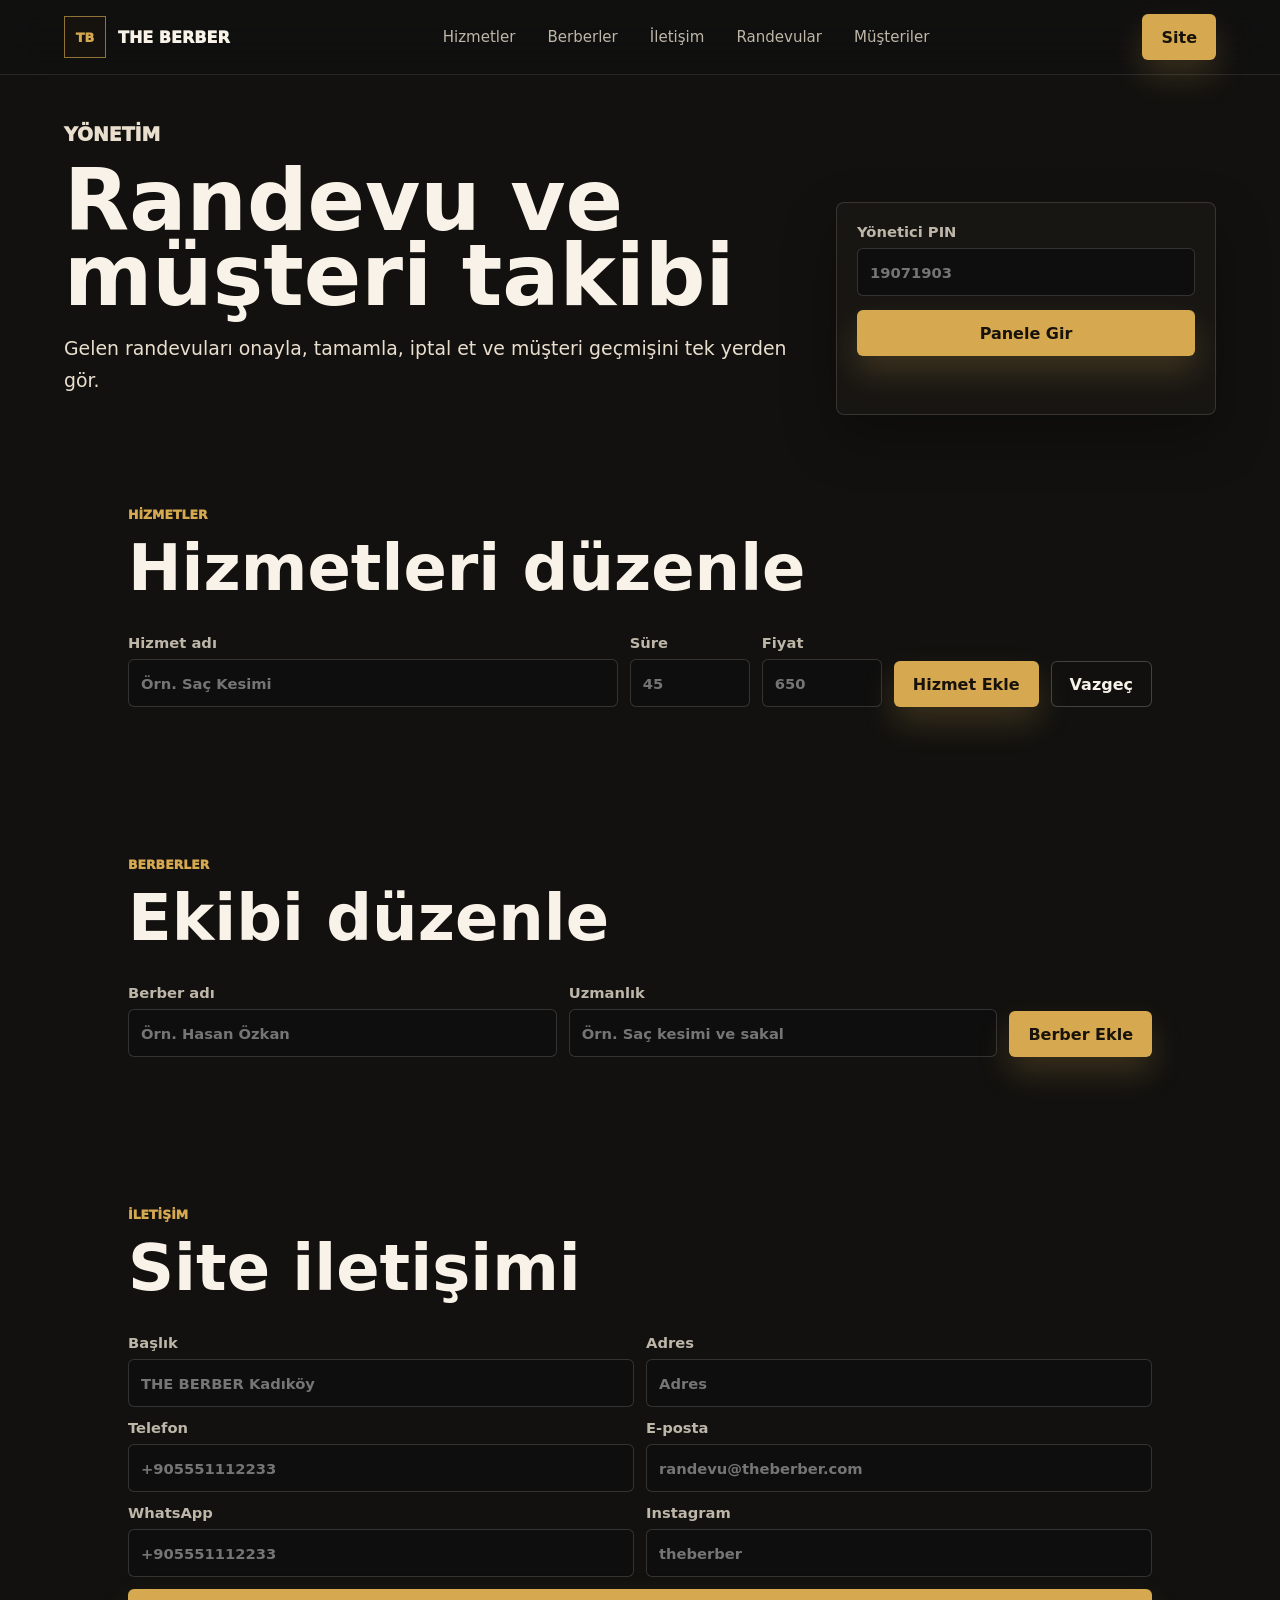
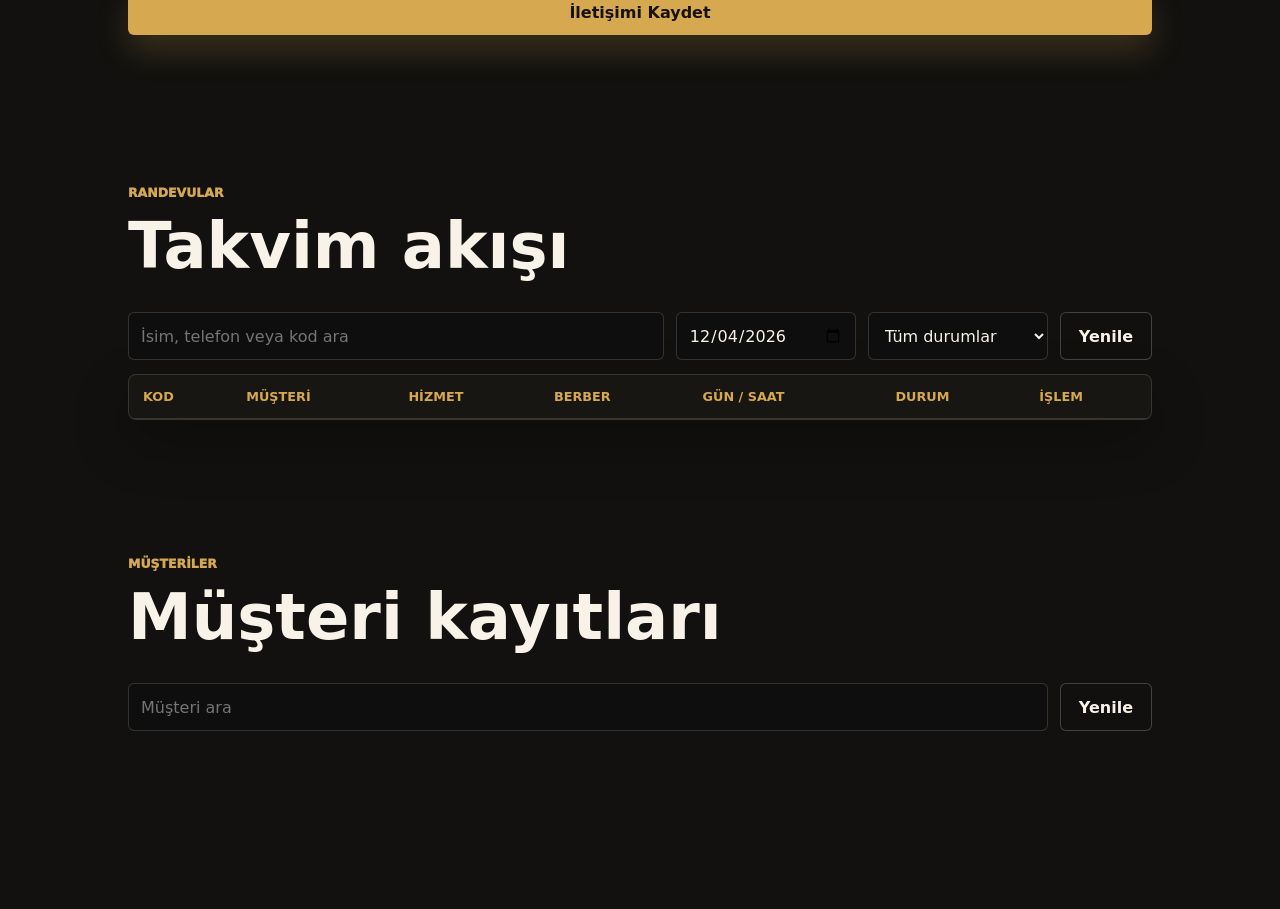
<file: public/admin.html>
<!doctype html>
<html lang="tr">
  <head>
    <meta charset="utf-8">
    <meta name="viewport" content="width=device-width, initial-scale=1">
    <title>THE BERBER | Yönetim Paneli</title>
    <link rel="stylesheet" href="styles.css">
  </head>
  <body class="admin-body">
    <header class="site-header">
      <a class="brand" href="/">
        <span class="brand-mark">TB</span>
        <span>THE BERBER</span>
      </a>
      <nav class="nav-links" aria-label="Panel menüsü">
        <a href="#hizmetler">Hizmetler</a>
        <a href="#berberler">Berberler</a>
        <a href="#iletisim">İletişim</a>
        <a href="#randevular">Randevular</a>
        <a href="#musteriler">Müşteriler</a>
      </nav>
      <a class="header-action" href="/">Site</a>
    </header>

    <main class="admin-main">
      <section class="panel-hero">
        <div>
          <p class="eyebrow">Yönetim</p>
          <h1>Randevu ve müşteri takibi</h1>
          <p>Gelen randevuları onayla, tamamla, iptal et ve müşteri geçmişini tek yerden gör.</p>
        </div>
        <form class="pin-box" id="pinForm">
          <label>
            Yönetici PIN
            <input id="pinInput" type="password" inputmode="numeric" placeholder="19071903" required>
          </label>
          <button class="primary-button" type="submit">Panele Gir</button>
          <p class="form-message" id="pinMessage" role="status"></p>
        </form>
      </section>

      <section class="dashboard-grid" id="dashboardGrid" aria-label="Özet"></section>

      <section class="admin-section" id="hizmetler">
        <div class="section-heading">
          <p class="eyebrow">Hizmetler</p>
          <h2>Hizmetleri düzenle</h2>
        </div>
        <form class="service-admin-form" id="serviceForm">
          <input id="serviceIdInput" name="id" type="hidden">
          <label>
            Hizmet adı
            <input id="serviceNameInput" name="name" type="text" placeholder="Örn. Saç Kesimi" required>
          </label>
          <label>
            Süre
            <input id="serviceDurationInput" name="duration" type="number" min="1" step="1" placeholder="45" required>
          </label>
          <label>
            Fiyat
            <input id="servicePriceInput" name="price" type="number" min="1" step="1" placeholder="650" required>
          </label>
          <button class="primary-button" id="serviceSubmitButton" type="submit">Hizmet Ekle</button>
          <button class="secondary-button" id="serviceCancelButton" type="button" hidden>Vazgeç</button>
        </form>
        <div class="service-admin-grid" id="serviceAdminGrid"></div>
      </section>

      <section class="admin-section" id="berberler">
        <div class="section-heading">
          <p class="eyebrow">Berberler</p>
          <h2>Ekibi düzenle</h2>
        </div>
        <form class="barber-form" id="barberForm">
          <label>
            Berber adı
            <input id="barberNameInput" name="name" type="text" placeholder="Örn. Hasan Özkan" required>
          </label>
          <label>
            Uzmanlık
            <input id="barberTitleInput" name="title" type="text" placeholder="Örn. Saç kesimi ve sakal">
          </label>
          <button class="primary-button" type="submit">Berber Ekle</button>
        </form>
        <div class="barber-grid" id="barberGrid"></div>
      </section>

      <section class="admin-section" id="iletisim">
        <div class="section-heading">
          <p class="eyebrow">İletişim</p>
          <h2>Site iletişimi</h2>
        </div>
        <form class="contact-form" id="contactForm">
          <label>
            Başlık
            <input id="contactTitleInput" name="title" type="text" placeholder="THE BERBER Kadıköy" required>
          </label>
          <label>
            Adres
            <input id="contactAddressInput" name="address" type="text" placeholder="Adres" required>
          </label>
          <label>
            Telefon
            <input id="contactPhoneInput" name="phone" type="tel" placeholder="+905551112233">
          </label>
          <label>
            E-posta
            <input id="contactEmailInput" name="email" type="email" placeholder="randevu@theberber.com">
          </label>
          <label>
            WhatsApp
            <input id="contactWhatsAppInput" name="whatsapp" type="tel" placeholder="+905551112233">
          </label>
          <label>
            Instagram
            <input id="contactInstagramInput" name="instagram" type="text" placeholder="theberber">
          </label>
          <button class="primary-button" type="submit">İletişimi Kaydet</button>
        </form>
      </section>

      <section class="admin-section" id="randevular">
        <div class="section-heading">
          <p class="eyebrow">Randevular</p>
          <h2>Takvim akışı</h2>
        </div>
        <div class="toolbar">
          <input id="bookingSearch" type="search" placeholder="İsim, telefon veya kod ara">
          <input id="bookingDate" type="date">
          <select id="statusFilter">
            <option value="all">Tüm durumlar</option>
            <option value="pending">Bekliyor</option>
            <option value="confirmed">Onaylandı</option>
            <option value="completed">Tamamlandı</option>
            <option value="cancelled">İptal</option>
            <option value="no_show">Gelmedi</option>
          </select>
          <button class="secondary-button" id="refreshBookings" type="button">Yenile</button>
        </div>
        <div class="table-wrap">
          <table>
            <thead>
              <tr>
                <th>Kod</th>
                <th>Müşteri</th>
                <th>Hizmet</th>
                <th>Berber</th>
                <th>Gün / Saat</th>
                <th>Durum</th>
                <th>İşlem</th>
              </tr>
            </thead>
            <tbody id="bookingRows"></tbody>
          </table>
        </div>
      </section>

      <section class="admin-section" id="musteriler">
        <div class="section-heading">
          <p class="eyebrow">Müşteriler</p>
          <h2>Müşteri kayıtları</h2>
        </div>
        <div class="toolbar">
          <input id="customerSearch" type="search" placeholder="Müşteri ara">
          <button class="secondary-button" id="refreshCustomers" type="button">Yenile</button>
        </div>
        <div class="customer-grid" id="customerGrid"></div>
      </section>
    </main>

    <script src="admin.js"></script>
  </body>
</html>
</file>
<file: public/styles.css>
:root {
  --bg: #101010;
  --panel: #181613;
  --panel-2: #211f1a;
  --ink: #f8f2e8;
  --muted: #beb6a8;
  --line: rgba(248, 242, 232, 0.14);
  --gold: #d6a84f;
  --gold-2: #b98a35;
  --green: #9fd3aa;
  --red: #e2998d;
  --blue: #9fb9d3;
  --shadow: 0 22px 54px rgba(0, 0, 0, 0.3);
}

* {
  box-sizing: border-box;
}

html {
  scroll-behavior: smooth;
}

body {
  margin: 0;
  background: var(--bg);
  color: var(--ink);
  font-family: Inter, ui-sans-serif, system-ui, -apple-system, BlinkMacSystemFont, "Segoe UI", sans-serif;
}

a {
  color: inherit;
  text-decoration: none;
}

button,
input,
select {
  font: inherit;
}

.site-header {
  position: fixed;
  inset: 0 0 auto;
  z-index: 20;
  display: flex;
  align-items: center;
  justify-content: space-between;
  gap: 18px;
  min-height: 72px;
  padding: 14px clamp(18px, 5vw, 64px);
  border-bottom: 1px solid rgba(248, 242, 232, 0.1);
  background: rgba(16, 16, 16, 0.82);
  backdrop-filter: blur(18px);
}

.brand {
  display: inline-flex;
  align-items: center;
  gap: 12px;
  font-weight: 950;
  letter-spacing: 0;
  white-space: nowrap;
}

.brand-mark {
  display: inline-grid;
  place-items: center;
  width: 42px;
  height: 42px;
  border: 1px solid rgba(214, 168, 79, 0.64);
  color: var(--gold);
  background: #16130f;
  font-size: 0.8rem;
  font-weight: 950;
}

.nav-links {
  display: flex;
  align-items: center;
  gap: clamp(12px, 2.5vw, 34px);
  color: var(--muted);
  font-size: 0.94rem;
}

.nav-links a:hover {
  color: var(--gold);
}

.header-action,
.primary-button,
.secondary-button,
.small-button {
  display: inline-flex;
  align-items: center;
  justify-content: center;
  min-height: 46px;
  border: 1px solid transparent;
  border-radius: 6px;
  padding: 0 18px;
  font-weight: 850;
  cursor: pointer;
}

.primary-button,
.header-action {
  background: var(--gold);
  color: #17120b;
  box-shadow: 0 16px 32px rgba(214, 168, 79, 0.2);
}

.secondary-button,
.small-button {
  background: rgba(16, 16, 16, 0.22);
  border-color: rgba(248, 242, 232, 0.22);
  color: var(--ink);
}

.small-button {
  min-height: 34px;
  padding: 0 10px;
  font-size: 0.86rem;
}

.danger-button {
  border-color: rgba(226, 153, 141, 0.38);
  color: var(--red);
}

.hero {
  position: relative;
  min-height: 86vh;
  display: grid;
  align-items: center;
  padding: 114px clamp(18px, 5vw, 64px) 72px;
  background:
    radial-gradient(circle at 78% 22%, rgba(214, 168, 79, 0.24), transparent 20%),
    radial-gradient(circle at 82% 72%, rgba(120, 84, 40, 0.32), transparent 24%),
    linear-gradient(135deg, #120f0d 0%, #201712 32%, #3a2517 58%, #120f0d 100%);
  overflow: hidden;
}

.hero-shade {
  position: absolute;
  inset: 0;
  background:
    linear-gradient(90deg, rgba(16, 16, 16, 0.96), rgba(16, 16, 16, 0.72) 42%, rgba(16, 16, 16, 0.2)),
    linear-gradient(0deg, rgba(16, 16, 16, 0.88), transparent 42%);
}

.hero::after {
  content: "";
  position: absolute;
  inset: auto -8% 8% auto;
  width: min(42vw, 520px);
  aspect-ratio: 0.82;
  border-radius: 32px;
  background:
    linear-gradient(180deg, rgba(248, 242, 232, 0.08), rgba(248, 242, 232, 0)),
    linear-gradient(145deg, rgba(214, 168, 79, 0.24), rgba(214, 168, 79, 0.04));
  border: 1px solid rgba(248, 242, 232, 0.08);
  box-shadow:
    0 32px 80px rgba(0, 0, 0, 0.38),
    inset 0 1px 0 rgba(248, 242, 232, 0.08);
  transform: rotate(-11deg);
  opacity: 0.94;
}

.hero::before {
  content: "";
  position: absolute;
  inset: 18% 10% auto auto;
  width: min(30vw, 340px);
  height: 10px;
  background: linear-gradient(90deg, transparent, rgba(248, 242, 232, 0.22), transparent);
  box-shadow:
    0 26px 0 rgba(248, 242, 232, 0.09),
    0 52px 0 rgba(248, 242, 232, 0.06),
    0 78px 0 rgba(248, 242, 232, 0.04);
  transform: rotate(-18deg);
}

.hero-content {
  position: relative;
  width: min(680px, 100%);
}

.eyebrow {
  margin: 0 0 14px;
  color: var(--gold);
  font-size: 0.78rem;
  font-weight: 950;
  letter-spacing: 0;
  text-transform: uppercase;
}

h1,
h2,
h3,
p {
  overflow-wrap: anywhere;
}

h1 {
  margin: 0;
  max-width: 11ch;
  font-size: clamp(3.4rem, 13vw, 8.5rem);
  line-height: 0.88;
  letter-spacing: 0;
}

.panel-hero h1 {
  max-width: 900px;
  font-size: clamp(2.2rem, 7vw, 5.3rem);
}

.hero p,
.panel-hero p,
.booking-copy p,
.contact-panel p {
  color: #eadfce;
  font-size: clamp(1rem, 2vw, 1.18rem);
  line-height: 1.7;
}

.hero-actions,
.booking-steps,
.contact-actions {
  display: flex;
  flex-wrap: wrap;
  gap: 12px;
  margin-top: 28px;
}

.metric-band {
  display: grid;
  grid-template-columns: repeat(4, 1fr);
  gap: 1px;
  background: var(--line);
  border-top: 1px solid var(--line);
  border-bottom: 1px solid var(--line);
}

.metric-band div {
  min-height: 120px;
  padding: 26px clamp(18px, 5vw, 54px);
  background: #131313;
}

.metric-band strong {
  display: block;
  color: var(--gold);
  font-size: clamp(1.45rem, 4vw, 2.7rem);
}

.metric-band span {
  display: block;
  margin-top: 8px;
  color: var(--muted);
}

.section,
.booking-section,
.admin-main,
.admin-section {
  padding: 82px clamp(18px, 5vw, 64px);
}

.section-heading {
  max-width: 760px;
  margin-bottom: 34px;
}

.section-heading h2,
.booking-copy h2,
.contact-panel h2 {
  margin: 0;
  font-size: clamp(2rem, 5vw, 4.2rem);
  line-height: 1;
  letter-spacing: 0;
}

.service-grid {
  display: grid;
  grid-template-columns: repeat(5, minmax(0, 1fr));
  gap: 14px;
}

.service-card,
.booking-form,
.contact-panel,
.pin-box,
.dashboard-card,
.table-wrap,
.customer-card {
  border: 1px solid var(--line);
  border-radius: 8px;
  background: var(--panel);
  box-shadow: var(--shadow);
}

.service-card {
  min-height: 240px;
  display: flex;
  flex-direction: column;
  justify-content: space-between;
  padding: 20px;
}

.service-card small {
  color: var(--gold);
  font-weight: 950;
}

.service-card h3 {
  margin: 18px 0 8px;
}

.service-card p,
.customer-card p {
  color: var(--muted);
  line-height: 1.55;
}

.service-card strong {
  color: var(--ink);
  font-size: 1.35rem;
}

.booking-section {
  display: grid;
  grid-template-columns: minmax(0, 0.86fr) minmax(340px, 1.14fr);
  gap: clamp(28px, 6vw, 90px);
  align-items: start;
  background: var(--panel-2);
}

.booking-steps span {
  border: 1px solid rgba(248, 242, 232, 0.18);
  border-radius: 999px;
  padding: 10px 12px;
  color: var(--muted);
  background: rgba(16, 16, 16, 0.22);
  font-weight: 800;
}

.booking-form {
  display: grid;
  grid-template-columns: repeat(2, minmax(0, 1fr));
  gap: 16px;
  padding: 24px;
}

label {
  display: grid;
  gap: 8px;
  color: var(--muted);
  font-size: 0.92rem;
  font-weight: 850;
}

input,
select {
  width: 100%;
  min-height: 48px;
  border: 1px solid rgba(248, 242, 232, 0.16);
  border-radius: 6px;
  background: #0e0e0e;
  color: var(--ink);
  padding: 0 12px;
  outline: none;
}

input:focus,
select:focus {
  border-color: var(--gold);
  box-shadow: 0 0 0 3px rgba(214, 168, 79, 0.16);
}

.full-width,
.form-message {
  grid-column: 1 / -1;
}

.time-grid {
  display: grid;
  grid-template-columns: repeat(auto-fill, minmax(82px, 1fr));
  gap: 8px;
  min-height: 54px;
}

.time-slot {
  min-height: 44px;
  border: 1px solid rgba(248, 242, 232, 0.16);
  border-radius: 6px;
  background: #0e0e0e;
  color: var(--ink);
  font-weight: 900;
  cursor: pointer;
}

.time-slot:hover,
.time-slot.selected {
  border-color: var(--gold);
  background: rgba(214, 168, 79, 0.18);
  color: var(--gold);
}

.time-placeholder {
  display: grid;
  align-items: center;
  min-height: 48px;
  border: 1px dashed rgba(248, 242, 232, 0.18);
  border-radius: 6px;
  padding: 0 12px;
  color: var(--muted);
}

.form-message {
  min-height: 24px;
  margin: 0;
  color: var(--green);
  font-weight: 850;
}

.form-message.error {
  color: var(--red);
}

.contact-panel {
  display: flex;
  justify-content: space-between;
  gap: 24px;
  padding: 28px;
}

.admin-main {
  padding-top: 118px;
}

.admin-body {
  background: #12110f;
}

.panel-hero {
  display: grid;
  grid-template-columns: minmax(0, 1fr) minmax(280px, 380px);
  gap: 28px;
  align-items: end;
}

.pin-box {
  display: grid;
  gap: 14px;
  padding: 20px;
}

.dashboard-grid {
  display: grid;
  grid-template-columns: repeat(4, minmax(0, 1fr));
  gap: 14px;
  margin-top: 38px;
}

.dashboard-card {
  padding: 18px;
}

.dashboard-card strong {
  display: block;
  color: var(--gold);
  font-size: 2.4rem;
  line-height: 1;
}

.dashboard-card span {
  display: block;
  margin-top: 8px;
  color: var(--muted);
}

.admin-section {
  padding-top: 54px;
}

.toolbar {
  display: grid;
  grid-template-columns: minmax(220px, 1fr) 180px 180px auto;
  gap: 12px;
  margin-bottom: 14px;
}

.toolbar:has(#customerSearch) {
  grid-template-columns: minmax(220px, 1fr) auto;
}

.table-wrap {
  overflow-x: auto;
}

table {
  width: 100%;
  border-collapse: collapse;
  min-width: 920px;
}

th,
td {
  padding: 14px;
  border-bottom: 1px solid var(--line);
  text-align: left;
  vertical-align: middle;
}

th {
  color: var(--gold);
  font-size: 0.8rem;
  text-transform: uppercase;
}

td {
  color: #eee6d9;
}

.status {
  display: inline-flex;
  align-items: center;
  min-height: 30px;
  border-radius: 999px;
  padding: 0 10px;
  font-size: 0.82rem;
  font-weight: 900;
}

.status.pending {
  background: rgba(214, 168, 79, 0.16);
  color: var(--gold);
}

.status.confirmed {
  background: rgba(159, 185, 211, 0.16);
  color: var(--blue);
}

.status.completed {
  background: rgba(159, 211, 170, 0.16);
  color: var(--green);
}

.status.cancelled,
.status.no_show {
  background: rgba(226, 153, 141, 0.16);
  color: var(--red);
}

.action-row {
  display: flex;
  flex-wrap: wrap;
  gap: 8px;
}

.customer-grid {
  display: grid;
  grid-template-columns: repeat(3, minmax(0, 1fr));
  gap: 14px;
}

.customer-card,
.barber-card {
  padding: 18px;
}

.customer-card h3,
.barber-card h3 {
  margin: 0 0 8px;
}

.barber-form,
.service-admin-form,
.contact-form {
  display: grid;
  gap: 12px;
  align-items: end;
  margin-bottom: 14px;
}

.barber-form {
  grid-template-columns: minmax(180px, 1fr) minmax(180px, 1fr) auto;
}

.service-admin-form {
  grid-template-columns: minmax(180px, 1fr) 120px 120px auto auto;
}

.contact-form {
  grid-template-columns: repeat(2, minmax(180px, 1fr));
}

.contact-form .primary-button {
  grid-column: 1 / -1;
}

.barber-grid {
  display: grid;
  grid-template-columns: repeat(4, minmax(0, 1fr));
  gap: 14px;
}

.service-admin-grid {
  display: grid;
  grid-template-columns: repeat(4, minmax(0, 1fr));
  gap: 14px;
}

.barber-card,
.service-admin-card {
  display: flex;
  min-height: 164px;
  flex-direction: column;
  justify-content: space-between;
  border: 1px solid var(--line);
  border-radius: 8px;
  background: var(--panel);
  box-shadow: var(--shadow);
}

.barber-card p,
.service-admin-card p {
  color: var(--muted);
  line-height: 1.55;
}

.service-admin-card h3 {
  margin: 0 0 8px;
}

.barber-card.inactive {
  opacity: 0.56;
}

.toast-container {
  position: fixed;
  top: 88px;
  right: clamp(14px, 4vw, 32px);
  z-index: 80;
  display: grid;
  gap: 10px;
  width: min(360px, calc(100vw - 28px));
}

.booking-toast {
  border: 1px solid rgba(214, 168, 79, 0.44);
  border-radius: 8px;
  padding: 14px 16px;
  background: rgba(24, 22, 19, 0.96);
  box-shadow: var(--shadow);
  animation: toast-in 180ms ease-out;
}

.booking-toast strong,
.booking-toast span,
.booking-toast small {
  display: block;
}

.booking-toast strong {
  color: var(--gold);
  font-size: 0.86rem;
  text-transform: uppercase;
}

.booking-toast span {
  margin-top: 6px;
  color: var(--ink);
  font-weight: 900;
}

.booking-toast small {
  margin-top: 4px;
  color: var(--muted);
}

@keyframes toast-in {
  from {
    opacity: 0;
    transform: translateY(-8px);
  }

  to {
    opacity: 1;
    transform: translateY(0);
  }
}

.customer-meta {
  display: flex;
  flex-wrap: wrap;
  gap: 8px;
  margin-top: 14px;
}

.customer-meta span {
  border: 1px solid var(--line);
  border-radius: 999px;
  padding: 8px 10px;
  color: var(--muted);
  font-size: 0.85rem;
}

@media (max-width: 1100px) {
  .service-grid {
    grid-template-columns: repeat(3, minmax(0, 1fr));
  }

  .dashboard-grid,
  .metric-band {
    grid-template-columns: repeat(2, minmax(0, 1fr));
  }

  .booking-section,
  .panel-hero {
    grid-template-columns: 1fr;
  }

  .customer-grid {
    grid-template-columns: repeat(2, minmax(0, 1fr));
  }

  .barber-grid {
    grid-template-columns: repeat(2, minmax(0, 1fr));
  }

  .service-admin-grid {
    grid-template-columns: repeat(2, minmax(0, 1fr));
  }
}

@media (max-width: 720px) {
  .nav-links {
    display: none;
  }

  .site-header {
    min-height: 66px;
  }

  .brand span:last-child {
    max-width: 132px;
  }

  .header-action {
    min-height: 42px;
    padding: 0 12px;
  }

  .hero {
    min-height: 84vh;
    padding-top: 100px;
  }

  .hero::after {
    width: min(58vw, 320px);
    inset: auto -10% 12% auto;
  }

  .hero-actions a,
  .contact-actions a {
    width: 100%;
  }

  .metric-band,
  .service-grid,
  .booking-form,
  .dashboard-grid,
  .toolbar,
  .toolbar:has(#customerSearch),
  .barber-form,
  .service-admin-form,
  .contact-form,
  .barber-grid,
  .service-admin-grid,
  .customer-grid {
    grid-template-columns: 1fr;
  }

  .contact-panel {
    flex-direction: column;
  }
}
</file>
